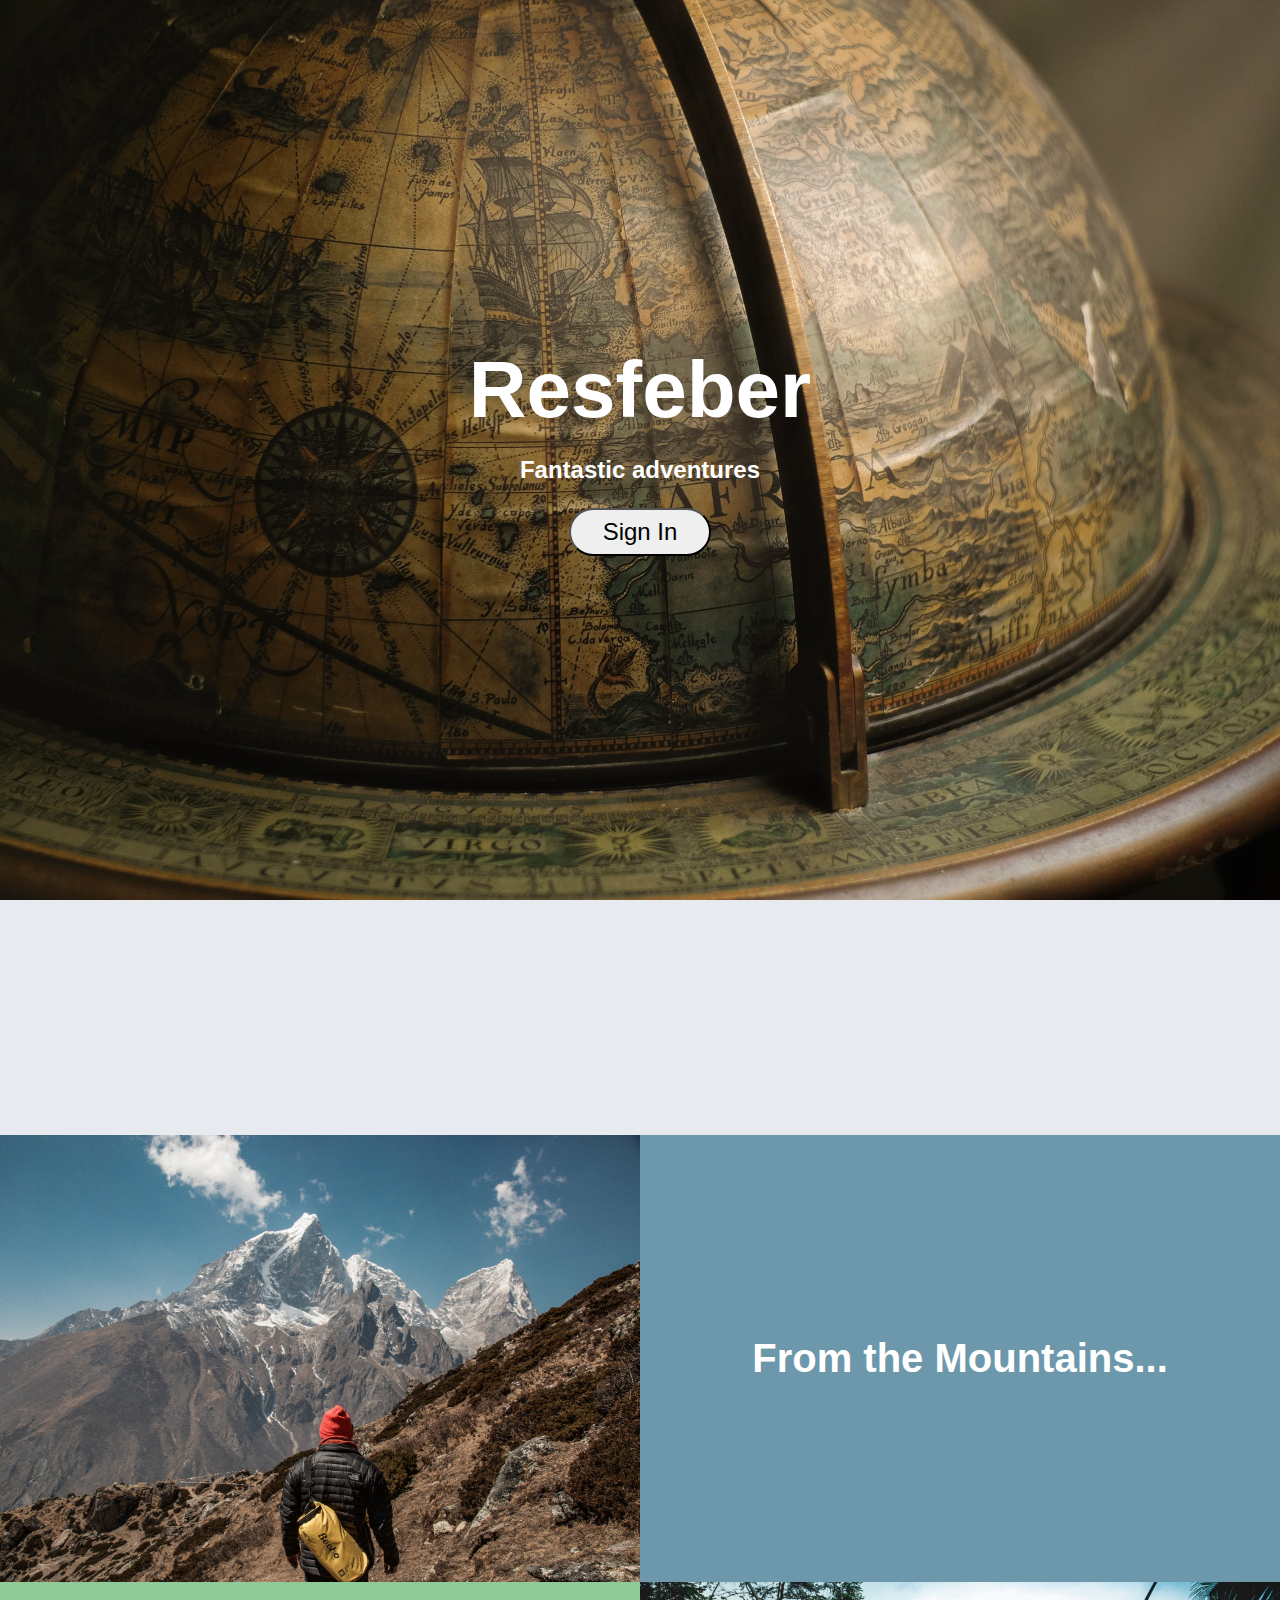
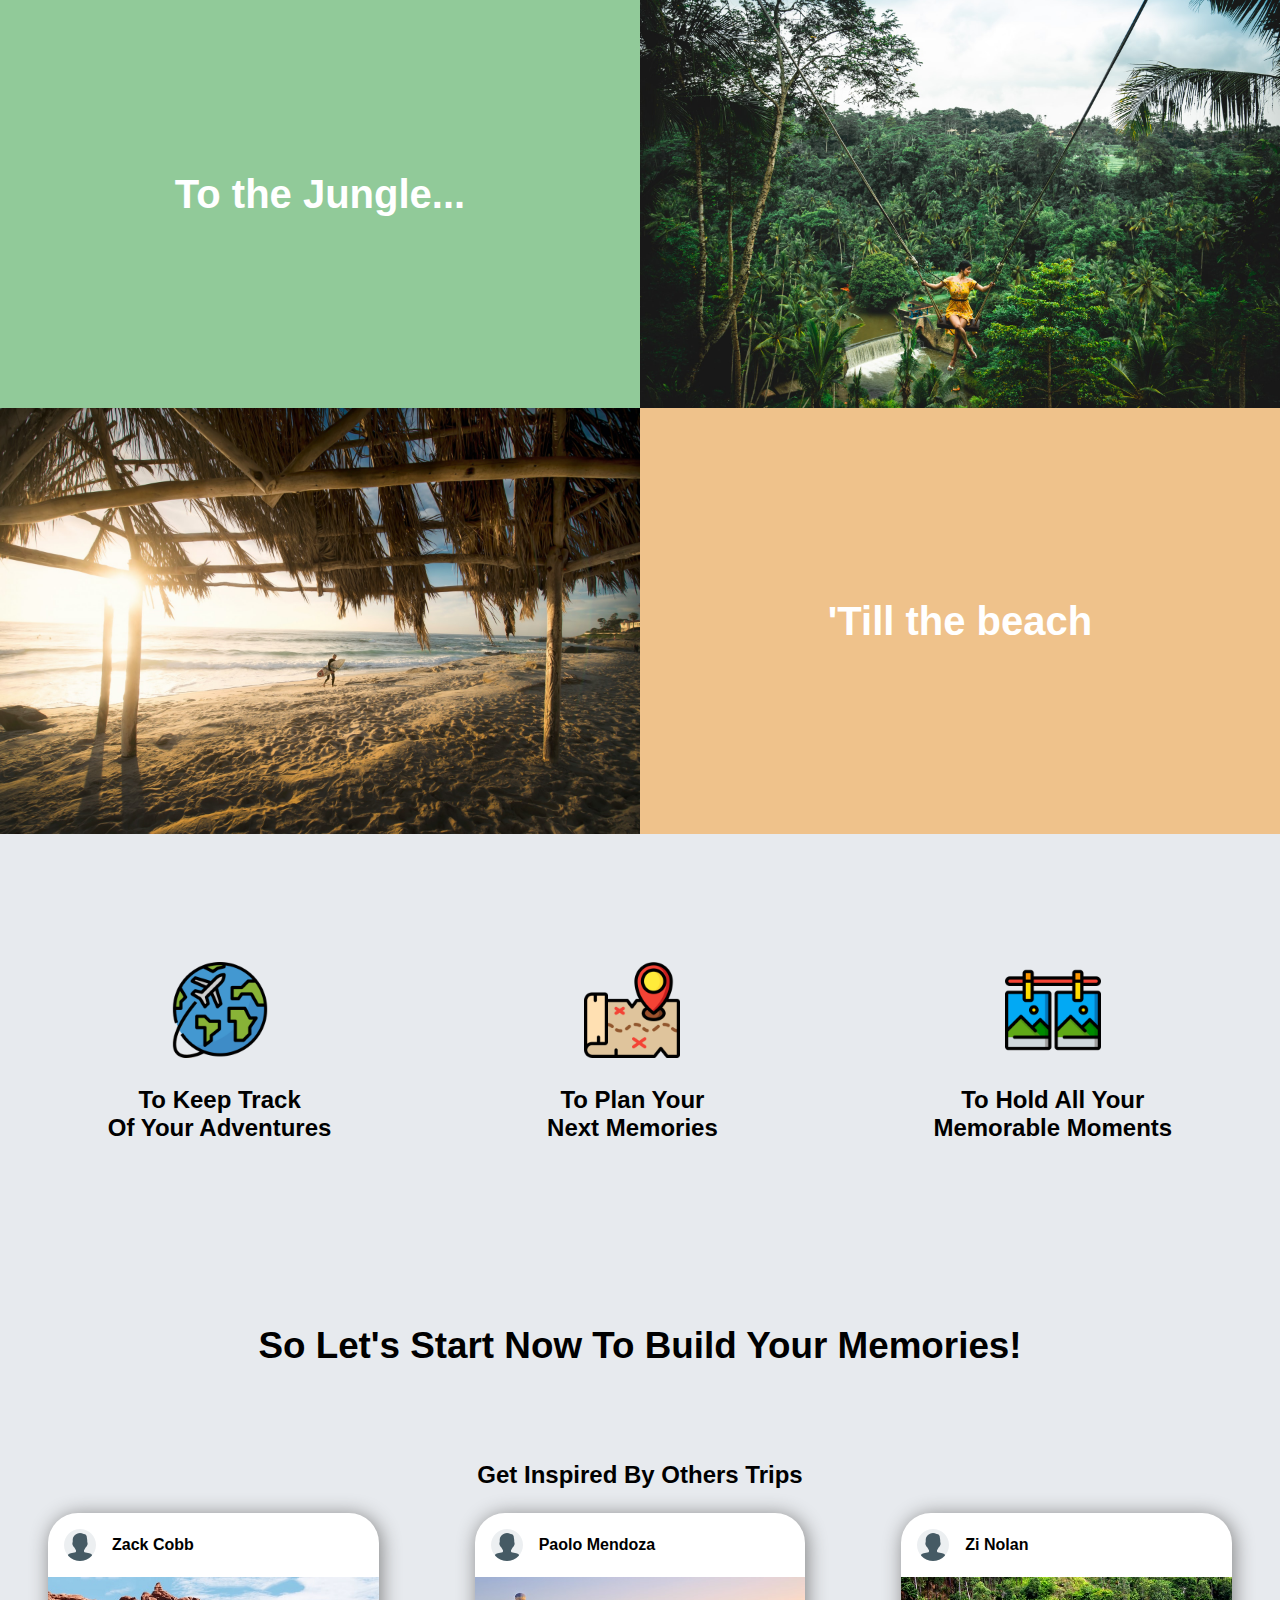
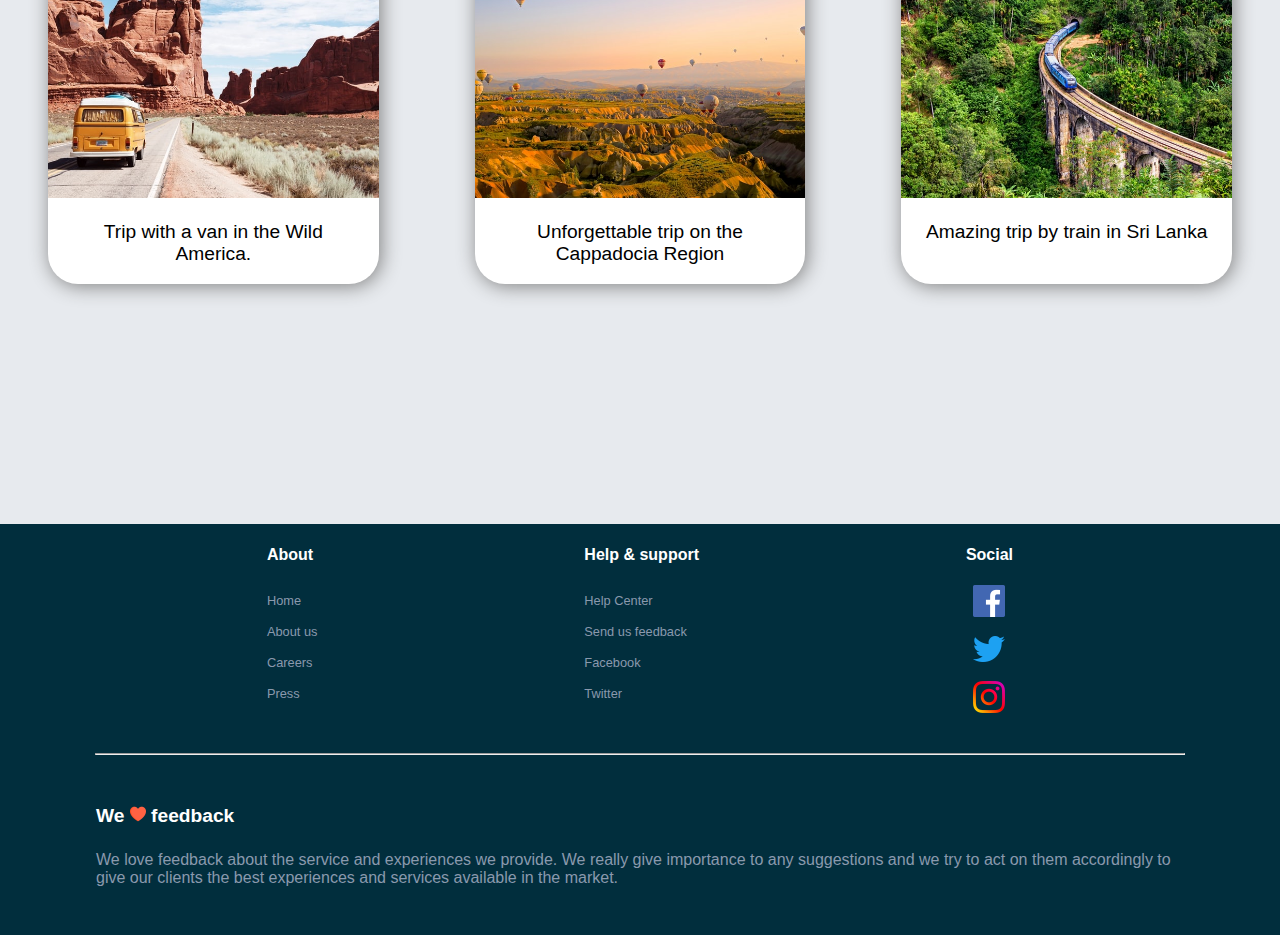
<file: index.html>
<!DOCTYPE html>
<html lang="en">
<head>
    <meta charset="UTF-8">
    <meta name="viewport" content="width=device-width, initial-scale=1.0">
    <link rel="stylesheet" href="style.css">
    <link rel="preconnect" href="https://fonts.gstatic.com">
    <link href="https://fonts.googleapis.com/css2?family=RocknRoll+One&display=swap" rel="stylesheet">
    <title>Resfeber</title>

</head>
<body>
<!--header part-->
    <div class="header">
        <div class="topPart">
            <h1>Resfeber</h1>
            <h3>Fantastic adventures</h3>
            <a href="passwordValidation/passwordValidation.html"><button>Sign In</button></a>
        </div>
    </div>
<!--with you 'till section-->
    <div class="withYou">
        <div class="slideIn">
            <h2>With You , Anywhere.</h2>
        </div>
        <div class="slide mountain">
            <img  src="img/mountains.jpg" alt="">
            <div class="nameSlide">
                <h3>From the Mountains...</h3>
            </div>
        </div>
        <div class="slide jungle">
            <div class="nameSlide">
                <h3>To the Jungle...</h3>
            </div>
            <img  src="img/jungle.jpg" alt="">
        </div>
        <div class="slide beach">
            <img src="img/beach.jpg" alt="">
            <div class="nameSlide">
                <h3>'Till the beach</h3>
            </div>
        </div>
    </div>

<!--Services-->
    <div class="services"> 
        <div class="service">
            <img src="img/transportation.png" alt="">
            <h3>To Keep Track <br>
                Of Your Adventures</h3>
        </div> 
        <div class="service">
            <img src="img/orientation.png" alt="">
            <h3>To Plan Your <br>
                Next Memories</h3>
        </div> 
        <div class="service">
            <img src="img/photos.png" alt="">
            <h3>To Hold All Your <br>
                Memorable Moments</h3>
        </div> 
    </div>  

    <div class="startNow">
        <h2>So Let's Start Now To Build Your Memories!</h2>
        <h3>Get Inspired By Others Trips</h3>
        <div class="cards">
            <div class="sampleTrip">
                <div class="user">
                    <img id="userIcon"src="img/user.png" alt=""><h5>Zack Cobb</h5>
                </div>
                <img src="img/roadtrip.jpg" alt="">
                <p>Trip with a van in the Wild America.</p>
            </div>
            <div class="sampleTrip">
                <div class="user">
                    <img id="userIcon"src="img/user.png" alt=""><h5>Paolo Mendoza</h5>
                </div>
                <img src="img/hot airbaloon.jpg" alt="">
                <p>Unforgettable trip on the Cappadocia Region</p>
            </div>
            <div class="sampleTrip">
                <div class="user">
                    <img id="userIcon"src="img/user.png" alt=""><h5>Zi Nolan</h5>
                </div>
                <img src="img/train trip.jpg" alt="">
                <p>Amazing trip by train in Sri Lanka</p>
            </div>
        </div>
    </div>

    <!--Footer-->

    <div class="footer">
        <div class="info">
            <div class="infoParts">
                <h4>About</h4>
                <a href="#">Home</a>
                <a href="#">About us</a>
                <a href="#">Careers</a>
                <a href="#">Press</a>
            </div>
            <div class="infoParts">
                <h4>Help & support</h4>
                <a href="#">Help Center</a>
                <a href="#">Send us feedback</a>
                <a href="#">Facebook</a>
                <a href="#">Twitter</a>
            </div>
            <div class="infoParts">
                <h4>Social</h4>
                <img src="img/fb.png" alt="">
                <img src="img/twitter.png" alt="">
                <img src="img/instagram.png" alt="">
            </div>
        </div>
        <hr>
        <br>
        <div class="end">
            <h4>We <span><img id="heart" src="img/heart.png" alt=""></span> feedback</h4>
            <p>We love feedback about the service and experiences we provide. We really give importance to any suggestions and we try to act on them accordingly to give our clients the best experiences and services available in the market.</p>
        </div>
    </div>
</body>
<script src="script.js"></script>
</html>
</file>
<file: style.css>
body {
  margin: 0px 0px;
  font-family: Arial, Helvetica, sans-serif, sans-serif;
  background-color: #e7eaee;
  font-size: 100%;
}

/* Header part  */

.header {
  width: 100%;
  height: 100vh;
  display: flex;
  justify-content: center;
  align-items: center;
  text-align: center;
  background-image: url("img/globe.jpg");
  background-size: cover;
}

.topPart h1 {
  font-size: 7rem;
  margin: 0;
  color: white;
}

.topPart h3 {
  margin-top: 20px;
  color: white;
  font-size: 2rem;
}

.topPart button {
  padding: 1rem 3rem;
  border-radius: 2rem;
  font-size: 2rem;
}

/* Slides part */

.slideIn {
  margin: 0px 0px;
  padding: 150px 0px;
  text-align: center;
  font-size: 3rem;
  transform: translateY(20px);
  transition: 0.5s all ease-in-out;
  opacity: 0;
}
.appear {
  opacity: 1;
  transform: translateY(0px);
}

.slide {
  display: flex;
  align-items: center;
  justify-content: space-between;
}

.slide img {
  width: 50%;
}

.slide h3 {
  color: white;
  font-size: 5rem;
}

.nameSlide {
  margin: 0 auto;
}

.mountain {
  background-color: rgb(109, 152, 171);
}

.jungle {
  background-color: rgb(145, 202, 153);
}

.beach {
  background-color: rgb(239, 194, 139);
}

/* Services Part */

.services {
  background-color: #e7eaee;
  display: flex;
  padding: 10rem 0;
  justify-content: space-around;
}

.service {
  text-align: center;
}

.service img {
  width: 10rem;
}

.services h3 {
  font-size: 3rem;
}

.startNow {
  display: flex;
  flex-direction: column;
  align-items: center;
}

.startNow h2 {
  font-size: 3rem;
}

.startNow h3 {
  margin-top: 4rem;
  font-size: 2rem;
}

.cards {
  display: flex;
  padding-bottom: 15rem;
}

.sampleTrip {
  margin: 0 3rem;
  overflow: hidden;
  border-radius: 30px;
  box-shadow: 2px 2px 20px grey;
  background-color: white;
}
.sampleTrip:hover {
  cursor: pointer;
}
#userIcon {
  height: 2rem;
  width: auto;
  margin-right: 1rem;
}
.user {
  display: flex;
  align-items: center;
  margin: 1rem;
}

.user h5 {
  font-size: 1.2rem;
  margin: 0;
}

.sampleTrip p {
  font-size: 1rem;
  text-align: center;
  padding: 0 1rem;
}

.sampleTrip img {
  width: 100%;
}

.footer {
  background-color: #012e3d;
  color: #8a99ad;
}

.info {
  display: flex;
  justify-content: space-evenly;
}

.infoParts {
  display: flex;
  flex-direction: column;
  margin-bottom: 1rem;
}

.infoParts h4 {
  color: white;
  font-size: 1.5rem;
}

a {
  font-size: 1rem;
  margin: 0.5rem 0;
  text-decoration: none;
  color: #8a99ad;
}

.infoParts img {
  width: 2rem;
  margin: 0 auto;
  margin-bottom: 1rem;
}

hr {
  color: #8a99ad;
  width: 85%;
}

.end {
  width: 85%;
  margin: 0 auto;
  padding-bottom: 3rem;
}

.end h4 {
  font-size: 1.5rem;
  color: white;
  margin: 1.5rem 0;
}

.end img {
  width: 1.5rem;
}

.end p {
  font-size: 1.2rem;
  margin: 0;
}

/* Different Screens sizes */

@media screen and (max-width: 1800px) {
  .slideIn {
    padding: 50px 0;
    font-size: 2rem;
  }
  .slide h3 {
    font-size: 2.5rem;
  }
  .services {
    padding: 8rem 0;
  }
  .service img {
    width: 6rem;
  }
  .service h3 {
    font-size: 1.5rem;
  }
  .startNow h2 {
    font-size: 2.3rem;
  }
  .startNow h3 {
    font-size: 1.5rem;
  }
}

@media screen and (max-width: 1440px) {
  .sampleTrip p {
    font-size: 1.2rem;
  }
  .user h5 {
    font-size: 1rem;
  }
  #userIcon {
    height: 2rem;
  }
  .infoParts h4 {
    font-size: 1rem;
  }
  a {
    font-size: 0.8rem;
  }
  .end h4 {
    font-size: 1.2rem;
  }
  .end img {
    width: 1rem;
  }
  .end p {
    font-size: 1rem;
  }
  .topPart h1 {
    font-size: 5rem;
  }
  .topPart h3 {
    font-size: 1.5rem;
  }
  .topPart button {
    padding: 0.5rem 2rem;
    font-size: 1.5rem;
  }
}
@media screen and (max-width: 1024px) {
  .cards {
    padding-bottom: 6rem;
  }
}
@media screen and (max-width: 877px) {
  .cards {
    display: block;
  }
  .sampleTrip {
    margin: 0 auto;
    margin-bottom: 4rem;
    width: 40%;
  }
  .slide h3 {
    font-size: 1.6rem;
  }
  .service h3 {
    font-size: 1rem;
  }
  .slideIn {
    font-size: 1.5rem;
  }
  .startNow h2 {
    width: 80%;
    text-align: center;
    font-size: 2rem;
  }
  .infoParts {
    margin-bottom: 0;
  }
}
@media screen and (max-width: 590px) {
  .sampleTrip {
    width: 60%;
  }
  .infoParts h4 {
    font-size: 1rem;
  }
  a {
    font-size: 0.8rem;
    margin: 0.2rem 0;
  }
  .infoParts img {
    width: 1rem;
    margin-bottom: 0.5rem;
  }
  .end h4 {
    font-size: 0.6rem;
    margin: 0.5rem 0;
  }
  .end img {
    width: 0.5rem;
  }
  .end p {
    font-size: 0.5rem;
  }
  .topPart h1 {
    font-size: 4rem;
  }
  .topPart h3 {
    font-size: 1.3rem;
  }
  .topPart button {
    font-size: 1rem;
  }
  .service img {
    width: 4rem;
  }
}
@media screen and (max-width: 425px) {
  .topPart h1 {
    font-size: 2.5rem;
  }
  .topPart h3 {
    font-size: 0.9rem;
    margin-top: 0.5rem;
  }
  .topPart button {
    padding: 0.5rem 1rem;
    font-size: 0.8rem;
  }
  .slideIn {
    font-size: 1rem;
    padding: 10px 0;
  }
  .slide h3 {
    font-size: 0.8rem;
  }
  .services {
    padding: 2rem 0;
  }
  .service img {
    width: 2rem;
  }
  .service h3 {
    font-size: 0.6rem;
  }
  .startNow h2 {
    font-size: 1.6rem;
  }
  .startNow h3 {
    font-size: 1rem;
    margin-top: 2rem;
  }
  .user h5 {
    font-size: 0.8rem;
  }
  .user {
    margin: 0.5rem;
  }
  .sampleTrip {
    margin-bottom: 2rem;
  }
  .sampleTrip p {
    font-size: 0.6rem;
  }
  .cards {
    padding-bottom: 0;
  }
  .infoParts h4 {
    font-size: 0.5rem;
  }
  a {
    font-size: 0.5rem;
  }
  .infoParts img {
    width: 0.8rem;
  }
  .end h4 {
    font-size: 0.4rem;
    margin-top: 0;
  }
  .end img {
    width: 0.4rem;
  }
  .end p {
    font-size: 0.4rem;
  }
  .end {
    padding-bottom: 1rem;
  }
}
</file>
